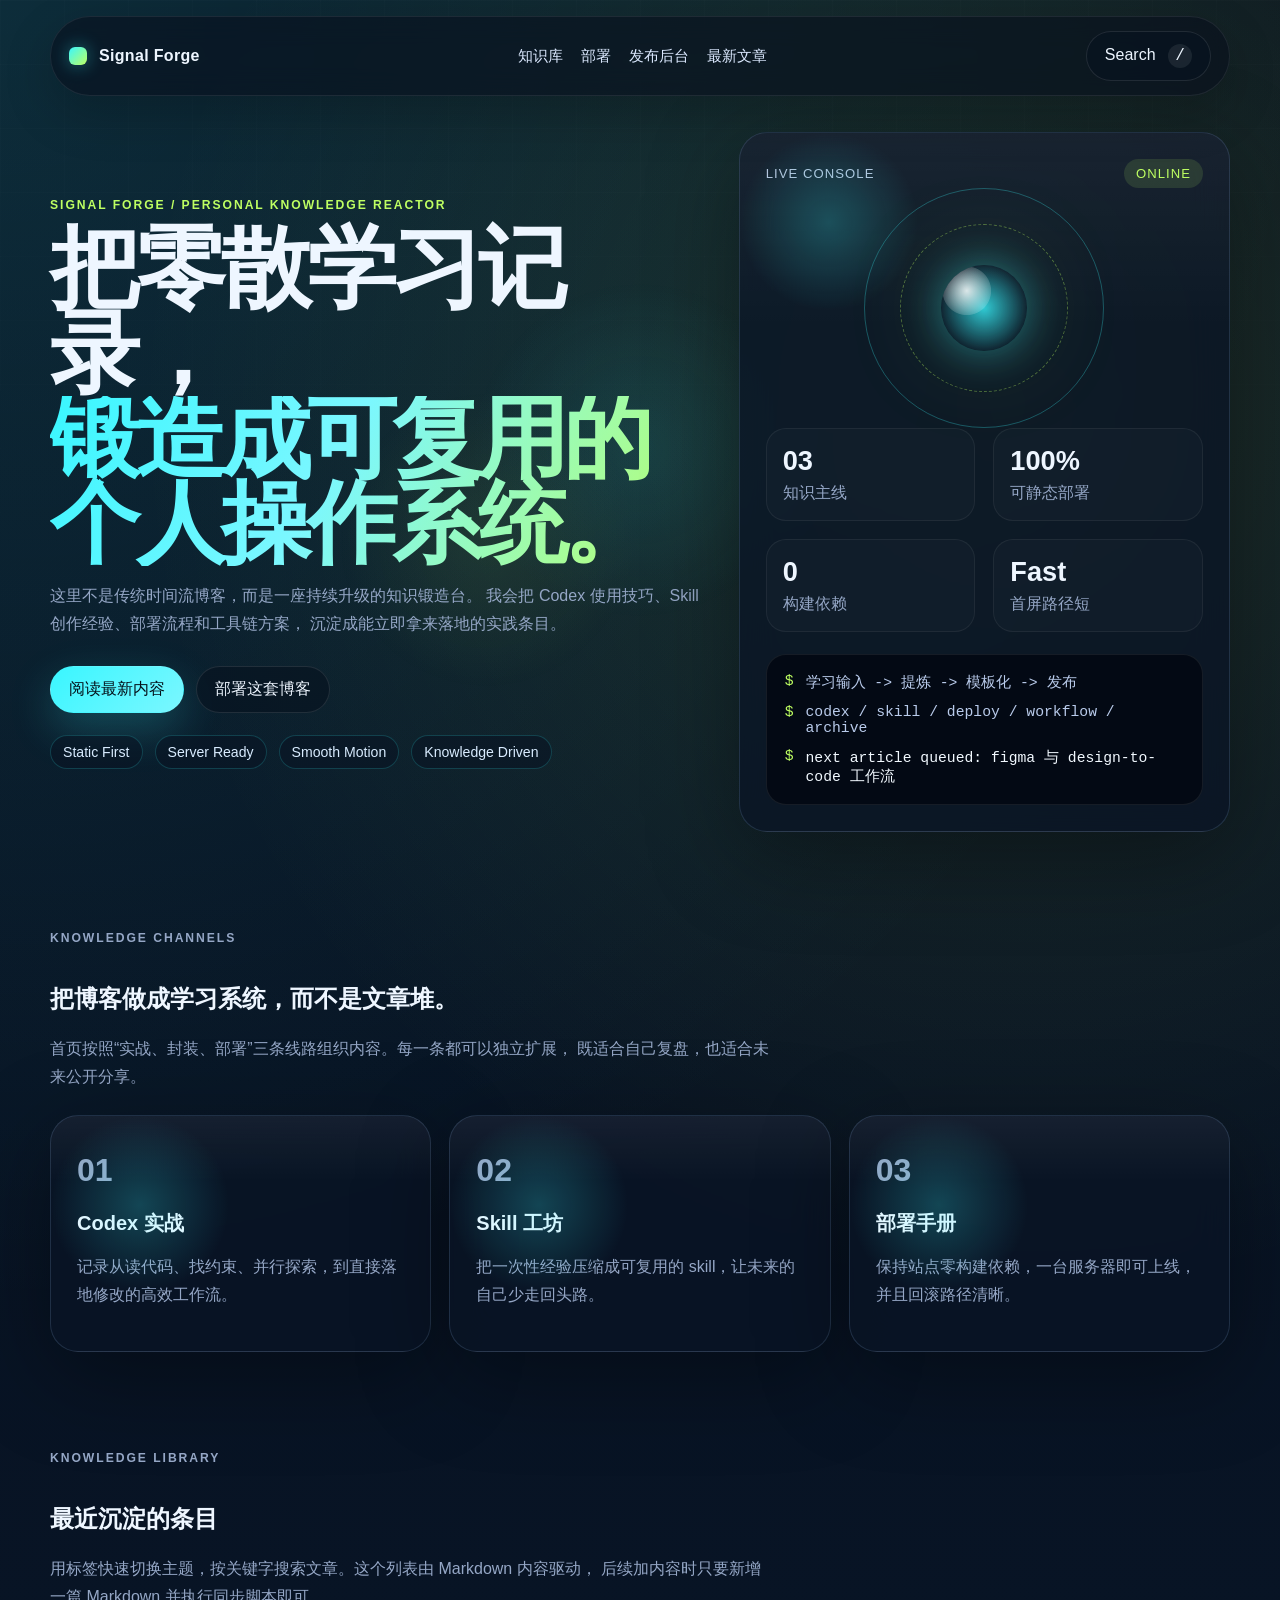
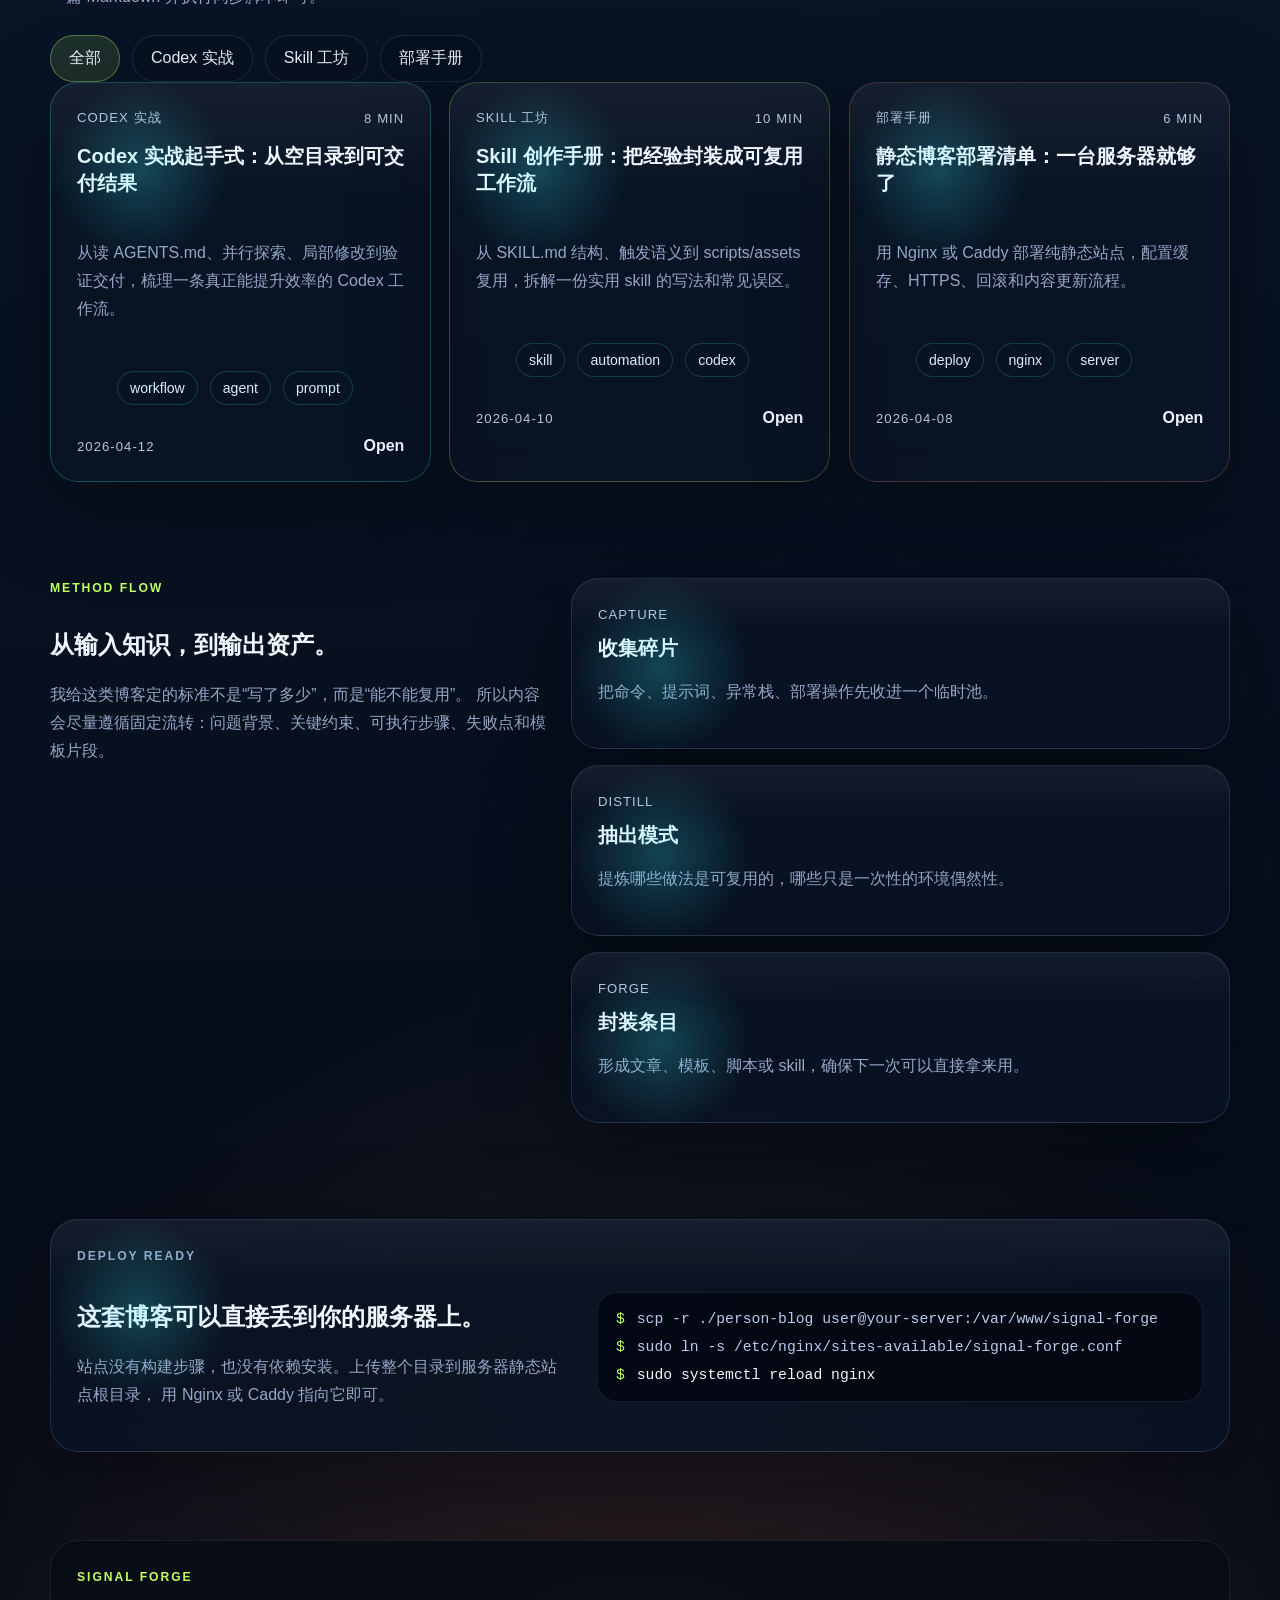
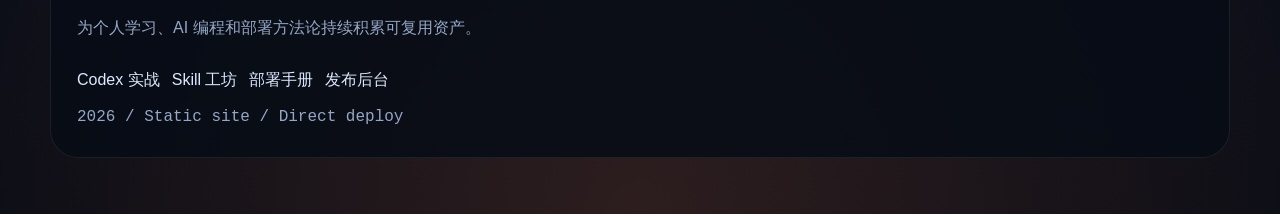
<file: index.html>
<!doctype html>
<html lang="zh-CN">
  <head>
    <meta charset="UTF-8" />
    <meta name="viewport" content="width=device-width, initial-scale=1.0" />
    <title>Signal Forge | 个人知识博客</title>
    <meta
      name="description"
      content="一座面向 Codex 实战、Skill 创作和部署方法论的个人知识博客，记录可复用的学习成果。"
    />
    <link rel="icon" href="./assets/favicon.svg" type="image/svg+xml" />
    <link rel="stylesheet" href="./assets/styles.css" />
    <script src="./assets/app.js" defer></script>
  </head>
  <body data-page="home" data-root="./">
    <div class="progress-line" data-progress></div>
    <div class="cursor-spotlight" aria-hidden="true"></div>
    <div class="backdrop-grid" aria-hidden="true"></div>
    <div data-site-nav></div>

    <main>
      <section class="section hero">
        <div class="shell hero-grid">
          <div class="hero-copy" data-reveal>
            <p class="eyebrow">Signal Forge / Personal Knowledge Reactor</p>
            <h1 class="display">
              把零散学习记录，
              <span>锻造成可复用的个人操作系统。</span>
            </h1>
            <p class="lead">
              这里不是传统时间流博客，而是一座持续升级的知识锻造台。
              我会把 Codex 使用技巧、Skill 创作经验、部署流程和工具链方案，
              沉淀成能立即拿来落地的实践条目。
            </p>
            <div class="hero-actions">
              <a class="button button-primary" href="#library">阅读最新内容</a>
              <a class="button button-secondary" href="#deploy">部署这套博客</a>
            </div>
            <div class="hero-badges">
              <span>Static First</span>
              <span>Server Ready</span>
              <span>Smooth Motion</span>
              <span>Knowledge Driven</span>
            </div>
          </div>

          <div class="hero-panel panel-card" data-reveal data-tilt>
            <div class="panel-head">
              <span class="panel-label">Live Console</span>
              <span class="panel-status">Online</span>
            </div>
            <div class="orbit-stack" aria-hidden="true">
              <span class="orbit-ring orbit-ring-a"></span>
              <span class="orbit-ring orbit-ring-b"></span>
              <span class="orbit-core"></span>
            </div>
            <div class="metric-grid">
              <article>
                <strong>03</strong>
                <span>知识主线</span>
              </article>
              <article>
                <strong>100%</strong>
                <span>可静态部署</span>
              </article>
              <article>
                <strong>0</strong>
                <span>构建依赖</span>
              </article>
              <article>
                <strong>Fast</strong>
                <span>首屏路径短</span>
              </article>
            </div>
            <div class="terminal-window">
              <div class="terminal-line">
                <span class="terminal-prompt">$</span>
                <span>学习输入 -> 提炼 -> 模板化 -> 发布</span>
              </div>
              <div class="terminal-line">
                <span class="terminal-prompt">$</span>
                <span>codex / skill / deploy / workflow / archive</span>
              </div>
              <div class="terminal-line active">
                <span class="terminal-prompt">$</span>
                <span>next article queued: figma 与 design-to-code 工作流</span>
              </div>
            </div>
          </div>
        </div>
      </section>

      <section class="section">
        <div class="shell">
          <div class="section-head" data-reveal>
            <p class="section-kicker">Knowledge Channels</p>
            <h2>把博客做成学习系统，而不是文章堆。</h2>
            <p>
              首页按照“实战、封装、部署”三条线路组织内容。每一条都可以独立扩展，
              既适合自己复盘，也适合未来公开分享。
            </p>
          </div>

          <div class="feature-grid">
            <article class="feature-card panel-card" data-reveal data-tilt>
              <p class="feature-index">01</p>
              <h3>Codex 实战</h3>
              <p>
                记录从读代码、找约束、并行探索，到直接落地修改的高效工作流。
              </p>
            </article>
            <article class="feature-card panel-card" data-reveal data-tilt>
              <p class="feature-index">02</p>
              <h3>Skill 工坊</h3>
              <p>
                把一次性经验压缩成可复用的 skill，让未来的自己少走回头路。
              </p>
            </article>
            <article class="feature-card panel-card" data-reveal data-tilt>
              <p class="feature-index">03</p>
              <h3>部署手册</h3>
              <p>
                保持站点零构建依赖，一台服务器即可上线，并且回滚路径清晰。
              </p>
            </article>
          </div>
        </div>
      </section>

      <section class="section" id="library">
        <div class="shell">
          <div class="section-head" data-reveal>
            <p class="section-kicker">Knowledge Library</p>
            <h2>最近沉淀的条目</h2>
            <p>
              用标签快速切换主题，按关键字搜索文章。这个列表由 Markdown 内容驱动，
              后续加内容时只要新增一篇 Markdown 并执行同步脚本即可。
            </p>
          </div>
          <div class="chip-row" data-filter-chips data-reveal></div>
          <div class="post-grid" id="post-grid"></div>
        </div>
      </section>

      <section class="section">
        <div class="shell split-layout">
          <div data-reveal>
            <p class="section-kicker">Method Flow</p>
            <h2>从输入知识，到输出资产。</h2>
            <p class="section-text">
              我给这类博客定的标准不是“写了多少”，而是“能不能复用”。
              所以内容会尽量遵循固定流转：问题背景、关键约束、可执行步骤、失败点和模板片段。
            </p>
          </div>
          <div class="timeline" data-reveal>
            <article class="timeline-item panel-card">
              <span>Capture</span>
              <h3>收集碎片</h3>
              <p>把命令、提示词、异常栈、部署操作先收进一个临时池。</p>
            </article>
            <article class="timeline-item panel-card">
              <span>Distill</span>
              <h3>抽出模式</h3>
              <p>提炼哪些做法是可复用的，哪些只是一次性的环境偶然性。</p>
            </article>
            <article class="timeline-item panel-card">
              <span>Forge</span>
              <h3>封装条目</h3>
              <p>形成文章、模板、脚本或 skill，确保下一次可以直接拿来用。</p>
            </article>
          </div>
        </div>
      </section>

      <section class="section" id="deploy">
        <div class="shell">
          <div class="deploy-card panel-card" data-reveal>
            <div>
              <p class="section-kicker">Deploy Ready</p>
              <h2>这套博客可以直接丢到你的服务器上。</h2>
              <p>
                站点没有构建步骤，也没有依赖安装。上传整个目录到服务器静态站点根目录，
                用 Nginx 或 Caddy 指向它即可。
              </p>
            </div>
            <div class="terminal-window">
              <div class="terminal-line">
                <span class="terminal-prompt">$</span>
                <span>scp -r ./person-blog user@your-server:/var/www/signal-forge</span>
              </div>
              <div class="terminal-line">
                <span class="terminal-prompt">$</span>
                <span>sudo ln -s /etc/nginx/sites-available/signal-forge.conf</span>
              </div>
              <div class="terminal-line active">
                <span class="terminal-prompt">$</span>
                <span>sudo systemctl reload nginx</span>
              </div>
            </div>
          </div>
        </div>
      </section>
    </main>

    <div data-site-footer></div>
  </body>
</html>
</file>
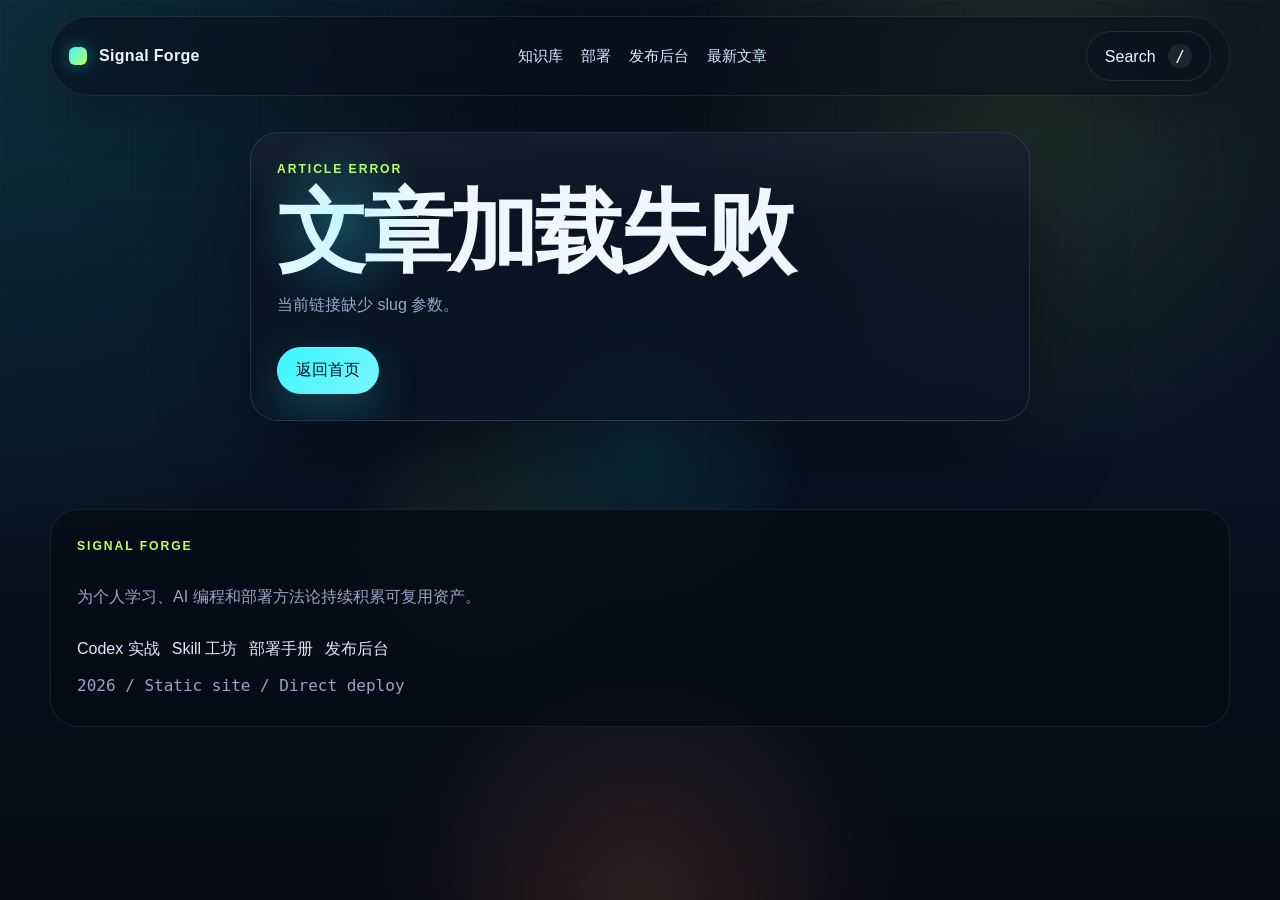
<file: post.html>
<!doctype html>
<html lang="zh-CN">
  <head>
    <meta charset="UTF-8" />
    <meta name="viewport" content="width=device-width, initial-scale=1.0" />
    <title>文章加载中 | Signal Forge</title>
    <meta
      name="description"
      content="Signal Forge 的 Markdown 驱动文章页。"
    />
    <link rel="icon" href="./assets/favicon.svg" type="image/svg+xml" />
    <link rel="stylesheet" href="./assets/styles.css" />
    <script src="./assets/app.js" defer></script>
  </head>
  <body data-page="article" data-root="./">
    <div class="progress-line" data-progress></div>
    <div class="cursor-spotlight" aria-hidden="true"></div>
    <div class="backdrop-grid" aria-hidden="true"></div>
    <div data-site-nav></div>

    <main class="section article-page">
      <div class="shell" data-article-root>
        <section class="panel-card article-state" data-reveal>
          <p class="eyebrow">Markdown Loader</p>
          <h1 class="article-title">文章内容加载中</h1>
          <p class="article-intro">
            正在从 Markdown 内容源读取正文并生成页面。
          </p>
        </section>
      </div>
    </main>

    <div data-site-footer></div>
  </body>
</html>
</file>
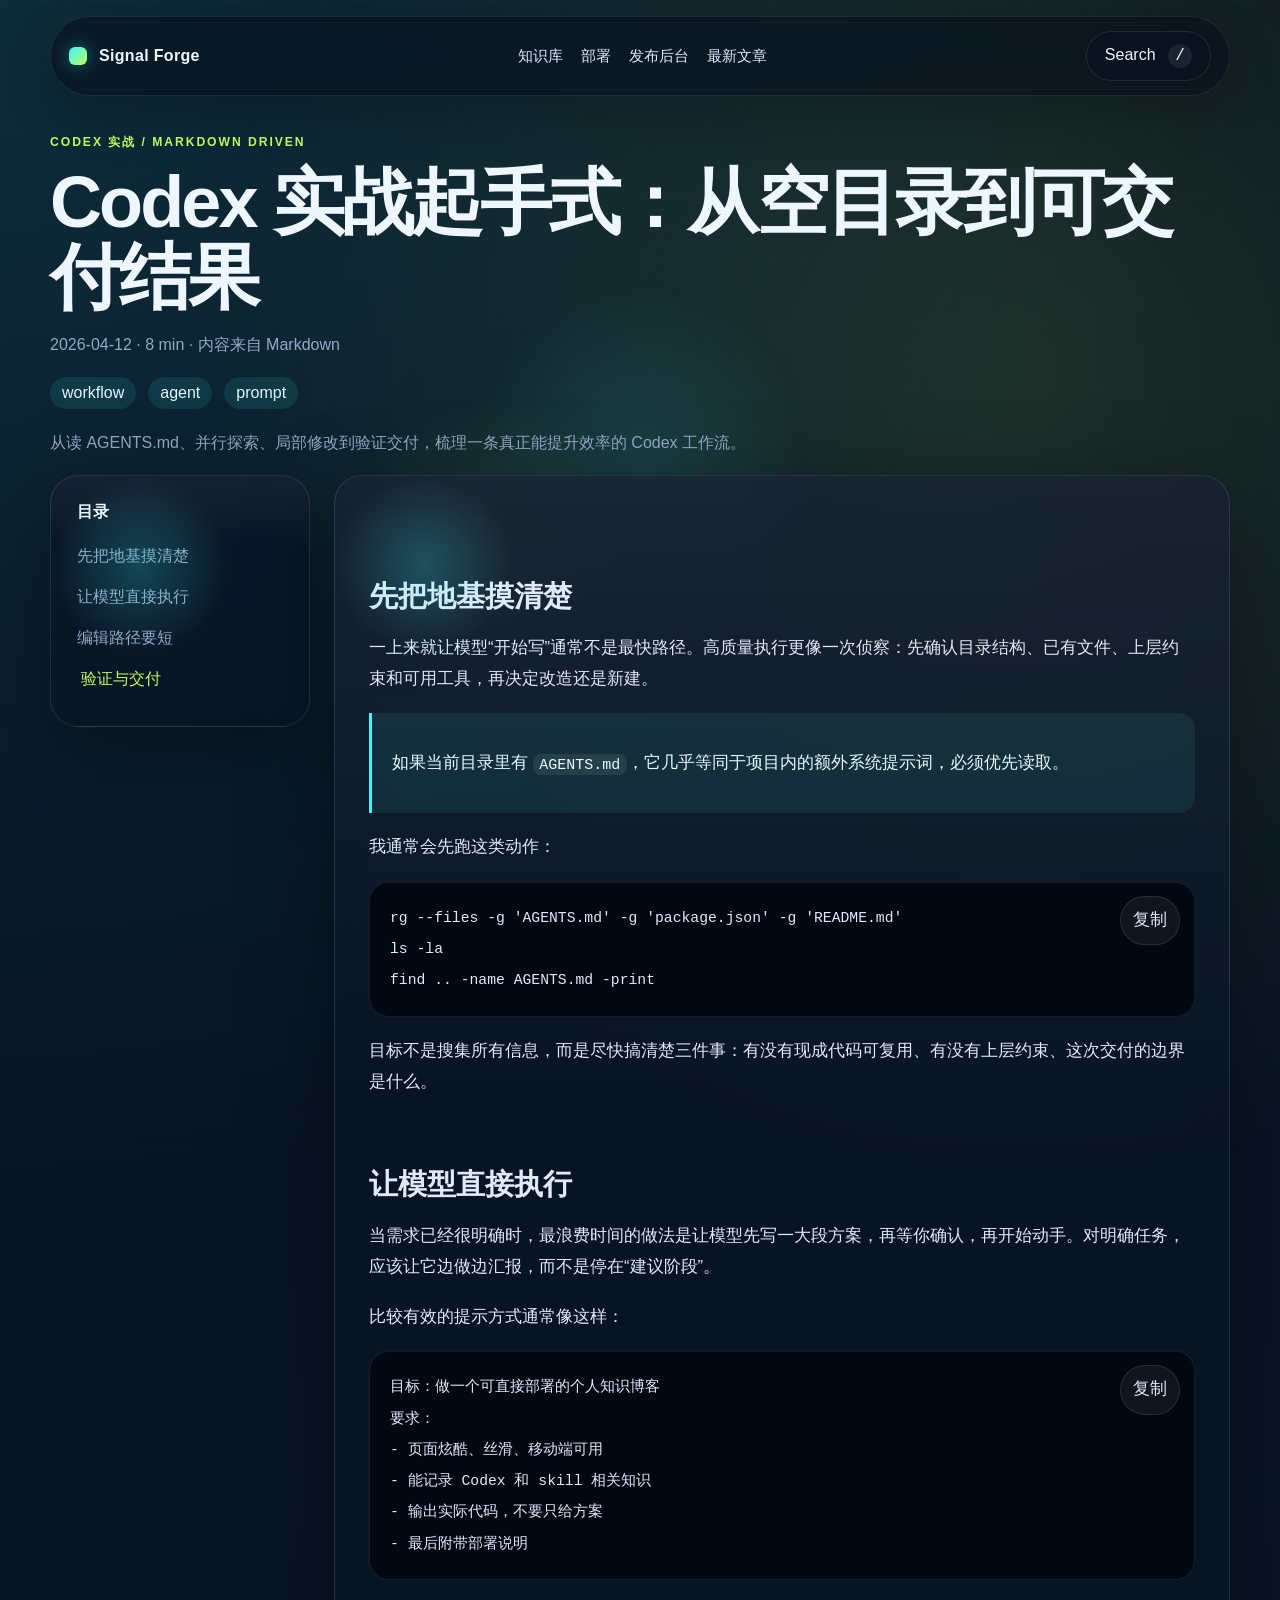
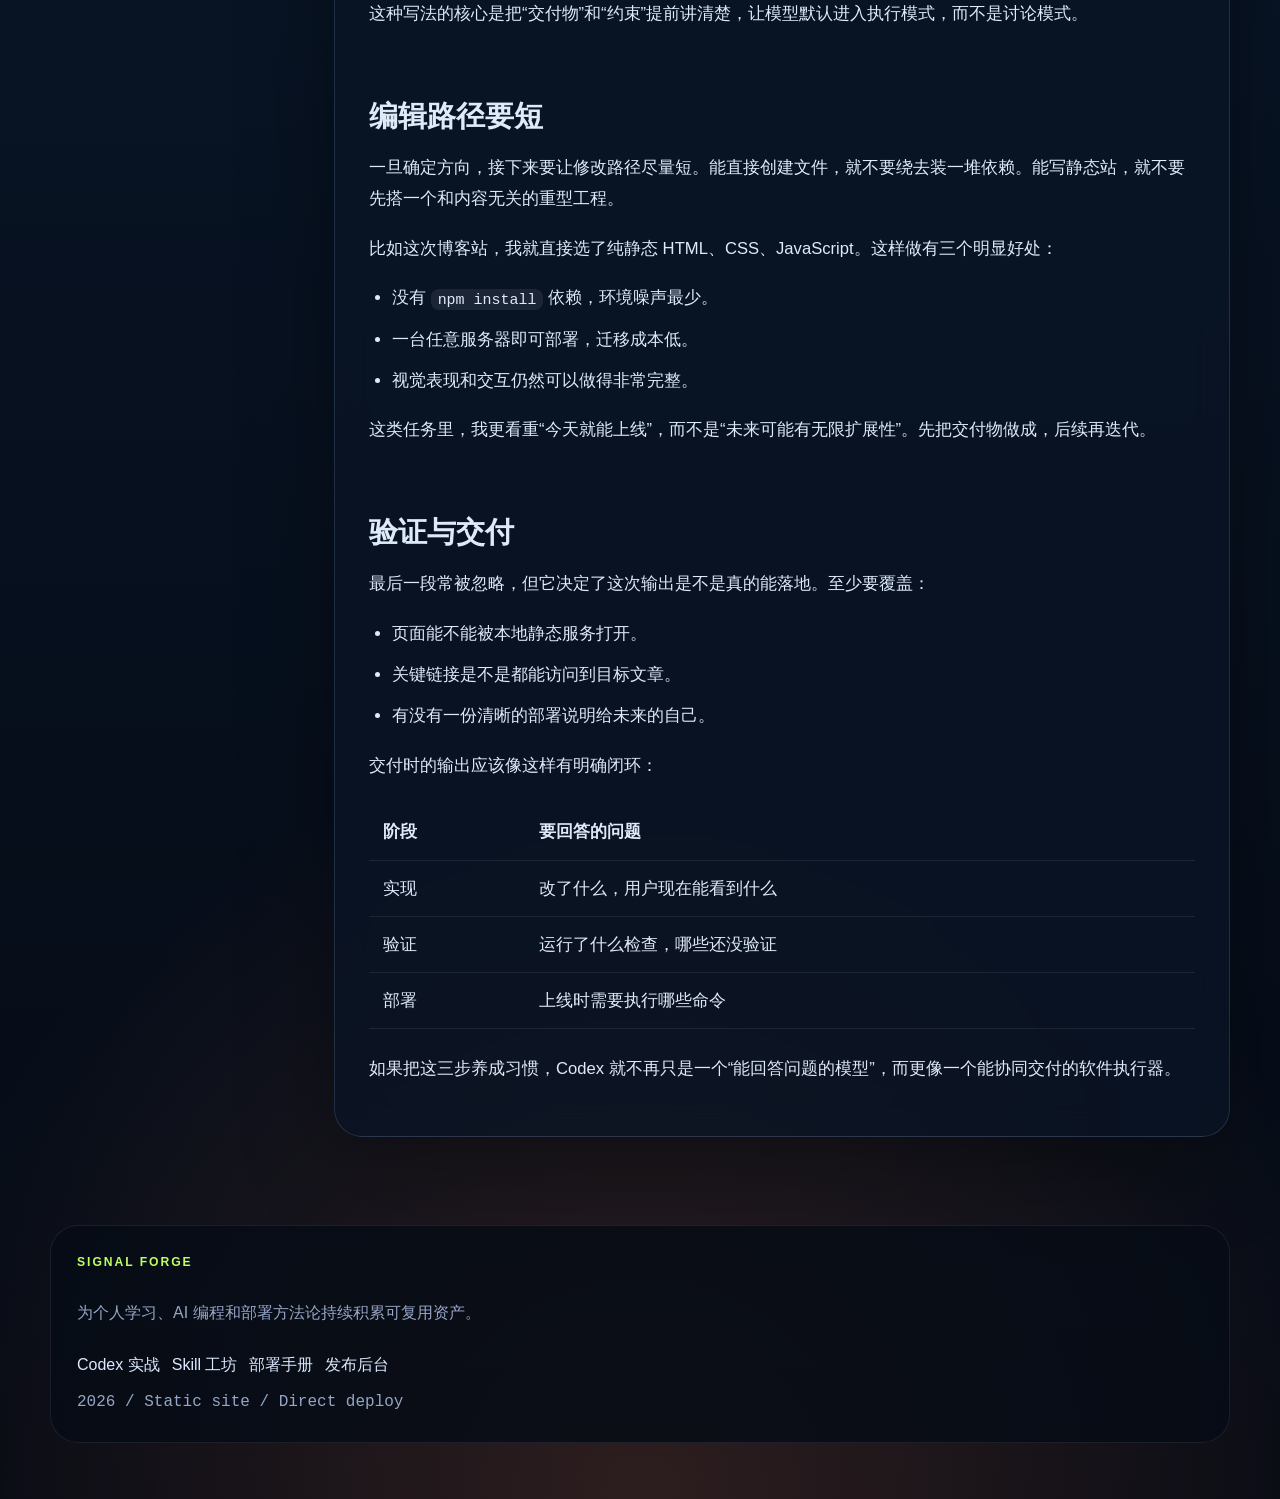
<file: posts/codex-quickstart.html>
<!doctype html>
<html lang="zh-CN">
  <head>
    <meta charset="UTF-8" />
    <meta http-equiv="refresh" content="0; url=../post.html?slug=codex-quickstart" />
    <title>跳转中 | Signal Forge</title>
    <script>
      window.location.replace("../post.html?slug=codex-quickstart");
    </script>
  </head>
  <body></body>
</html>
</file>
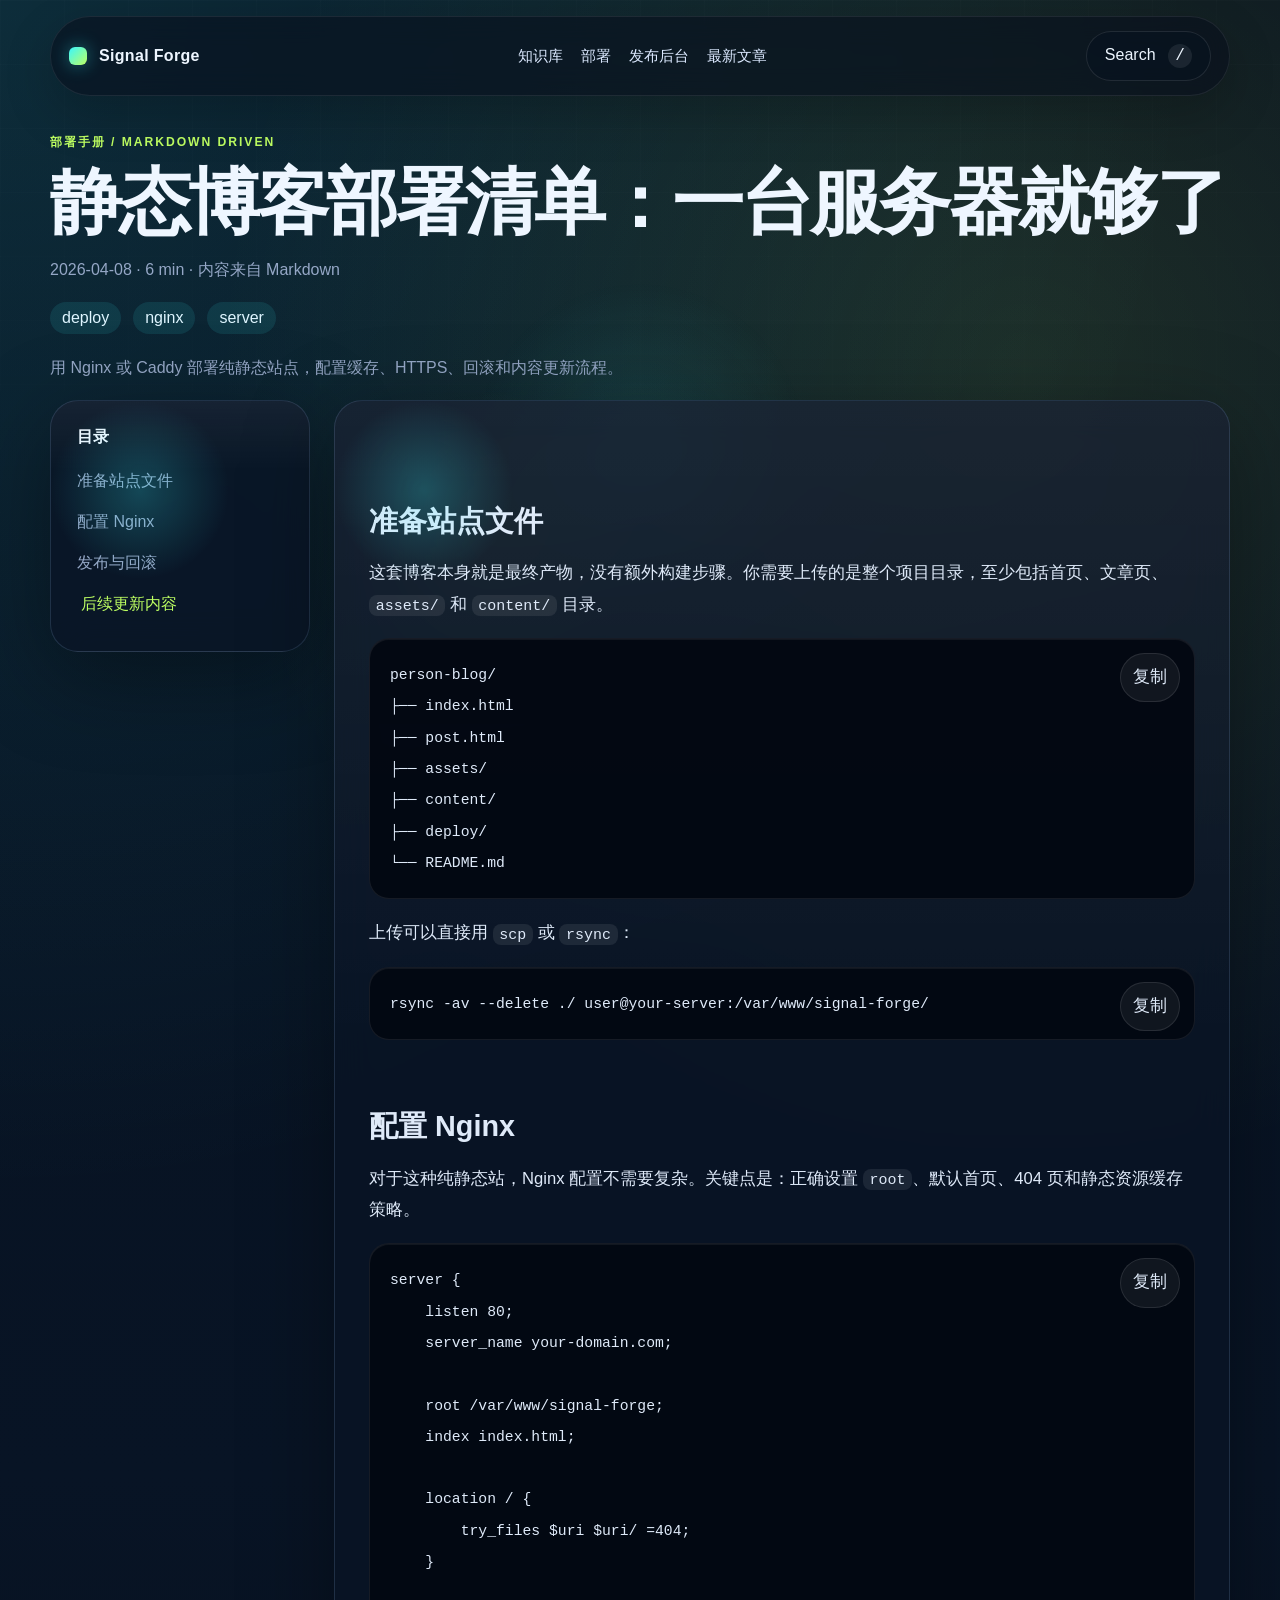
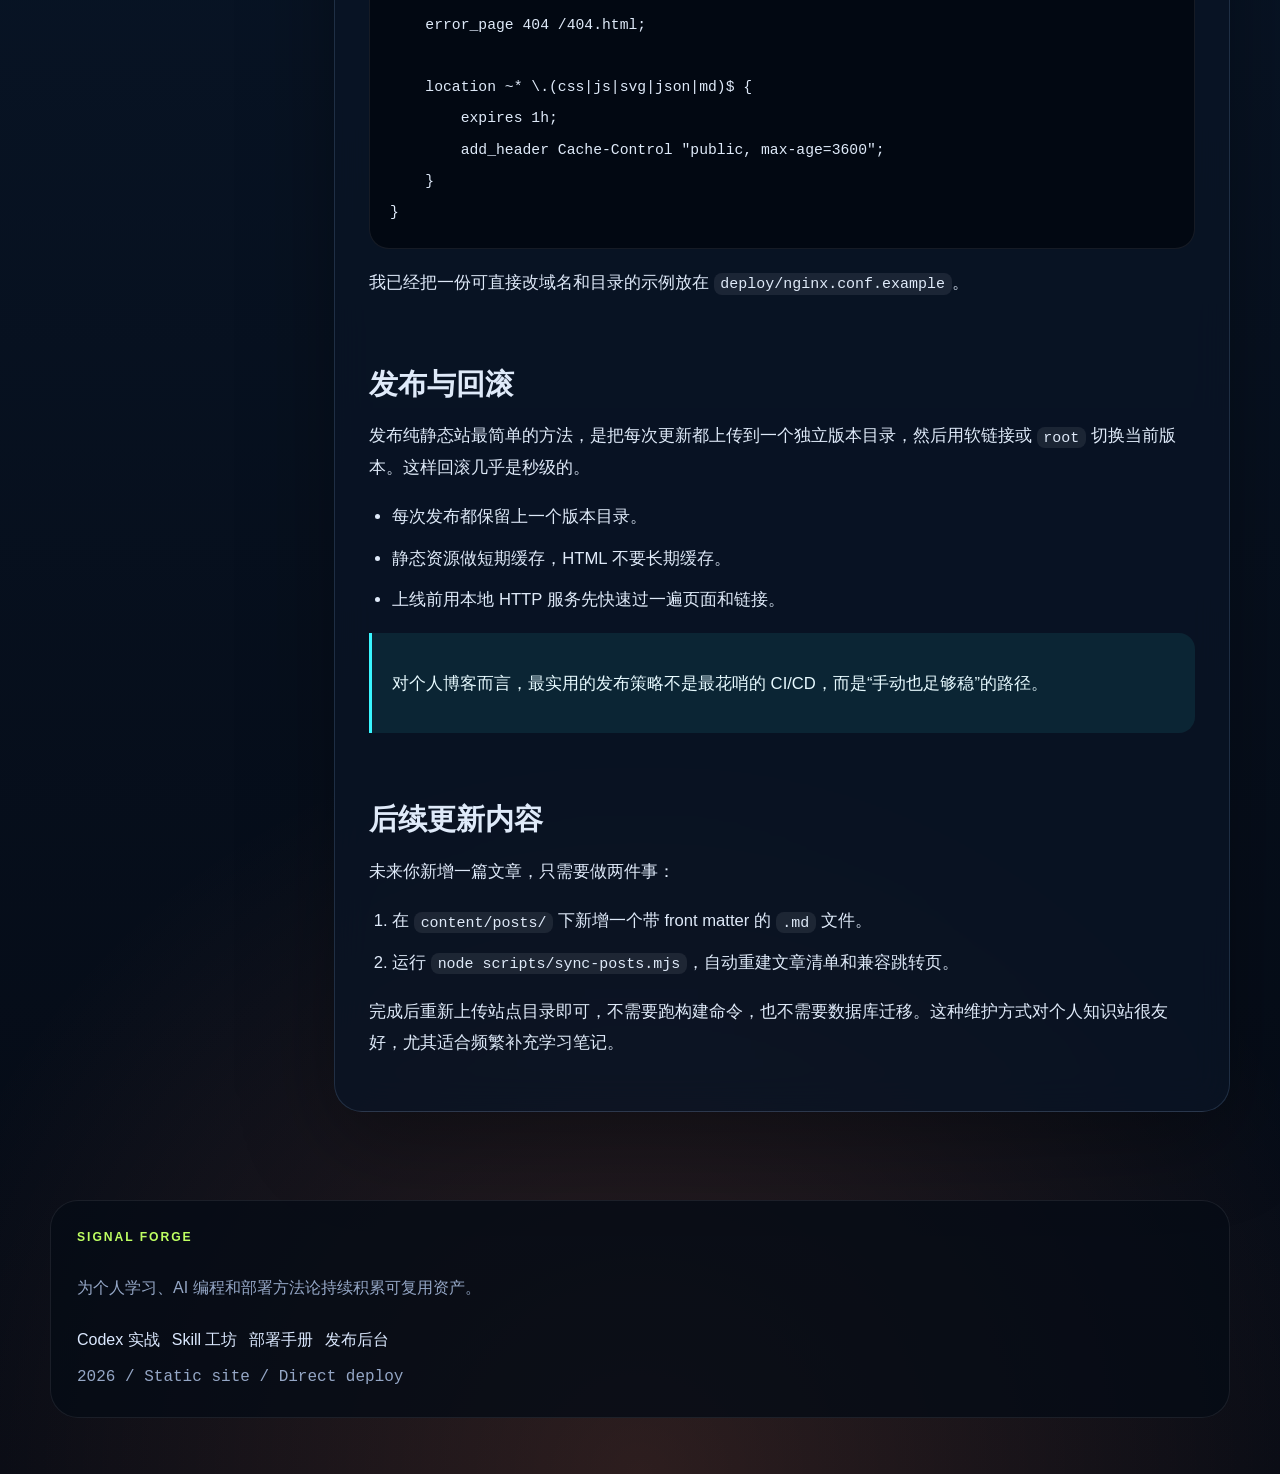
<file: posts/deploy-playbook.html>
<!doctype html>
<html lang="zh-CN">
  <head>
    <meta charset="UTF-8" />
    <meta http-equiv="refresh" content="0; url=../post.html?slug=deploy-playbook" />
    <title>跳转中 | Signal Forge</title>
    <script>
      window.location.replace("../post.html?slug=deploy-playbook");
    </script>
  </head>
  <body></body>
</html>
</file>
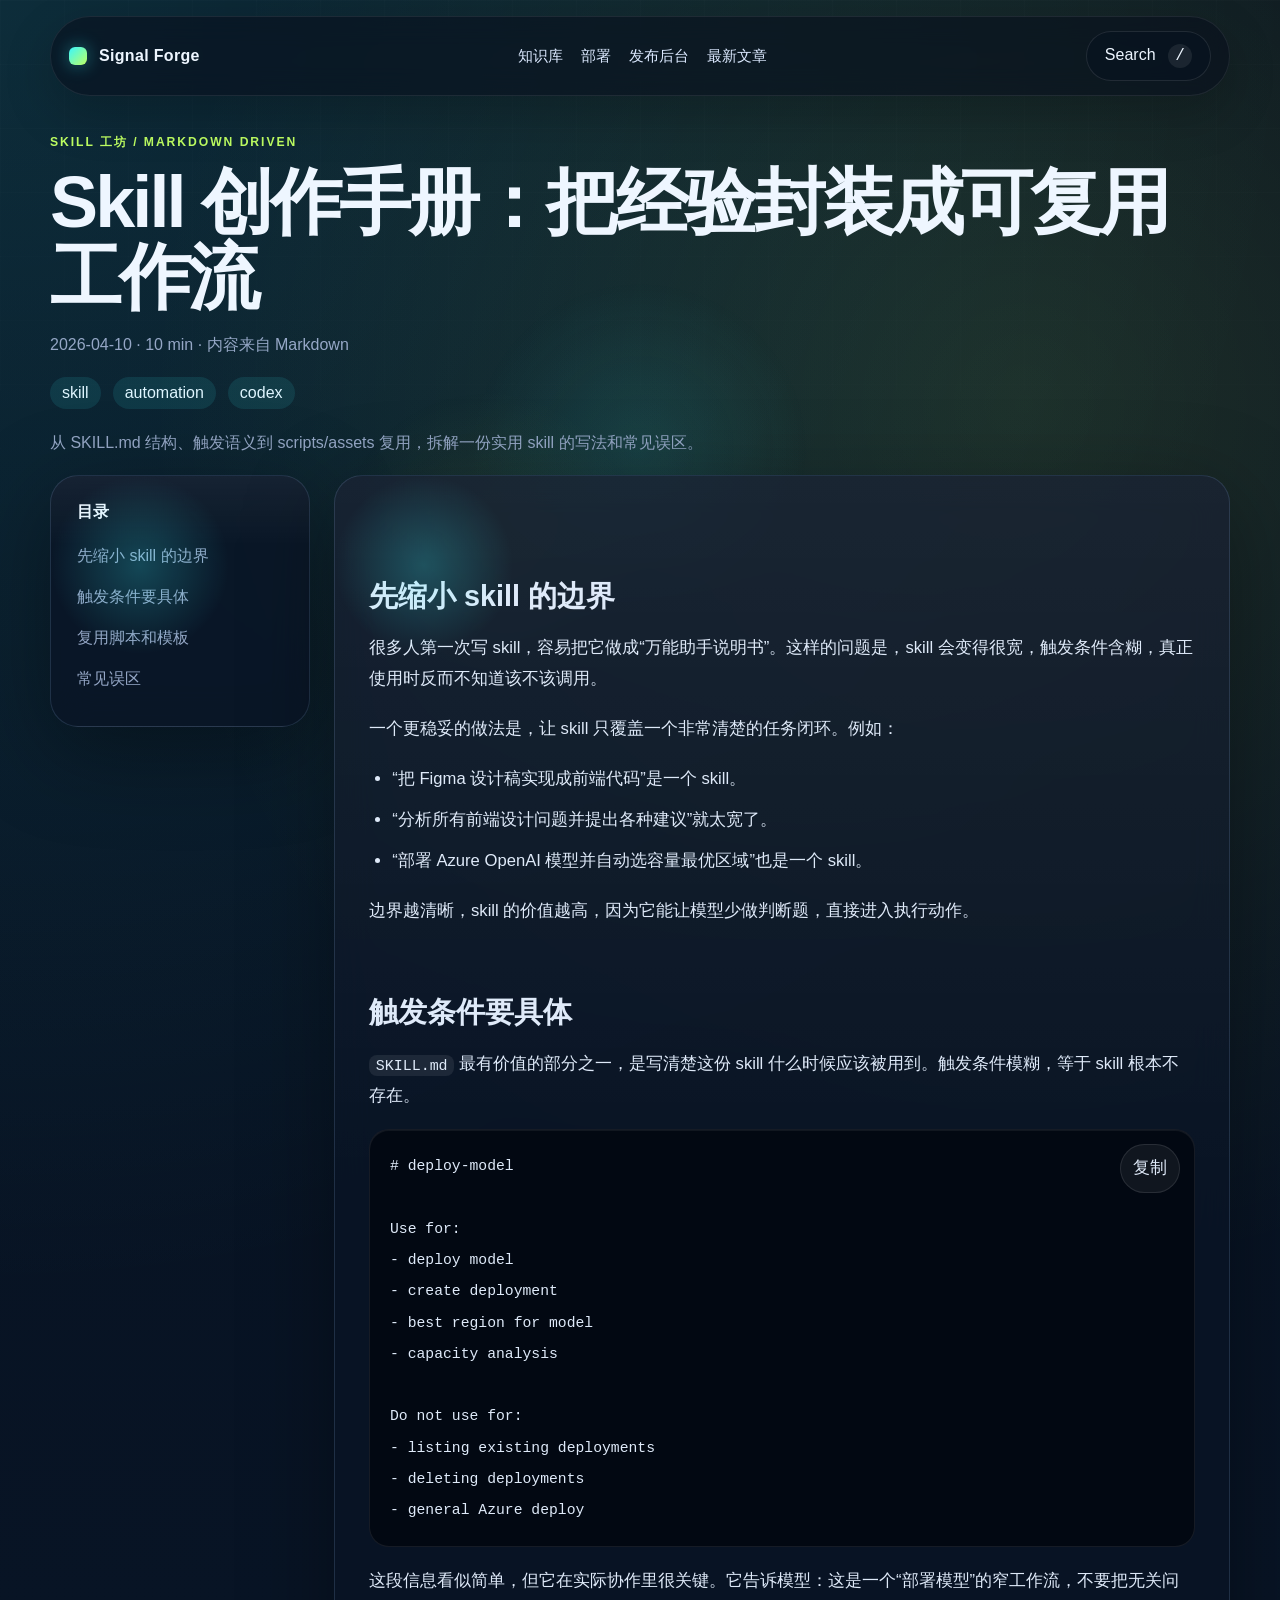
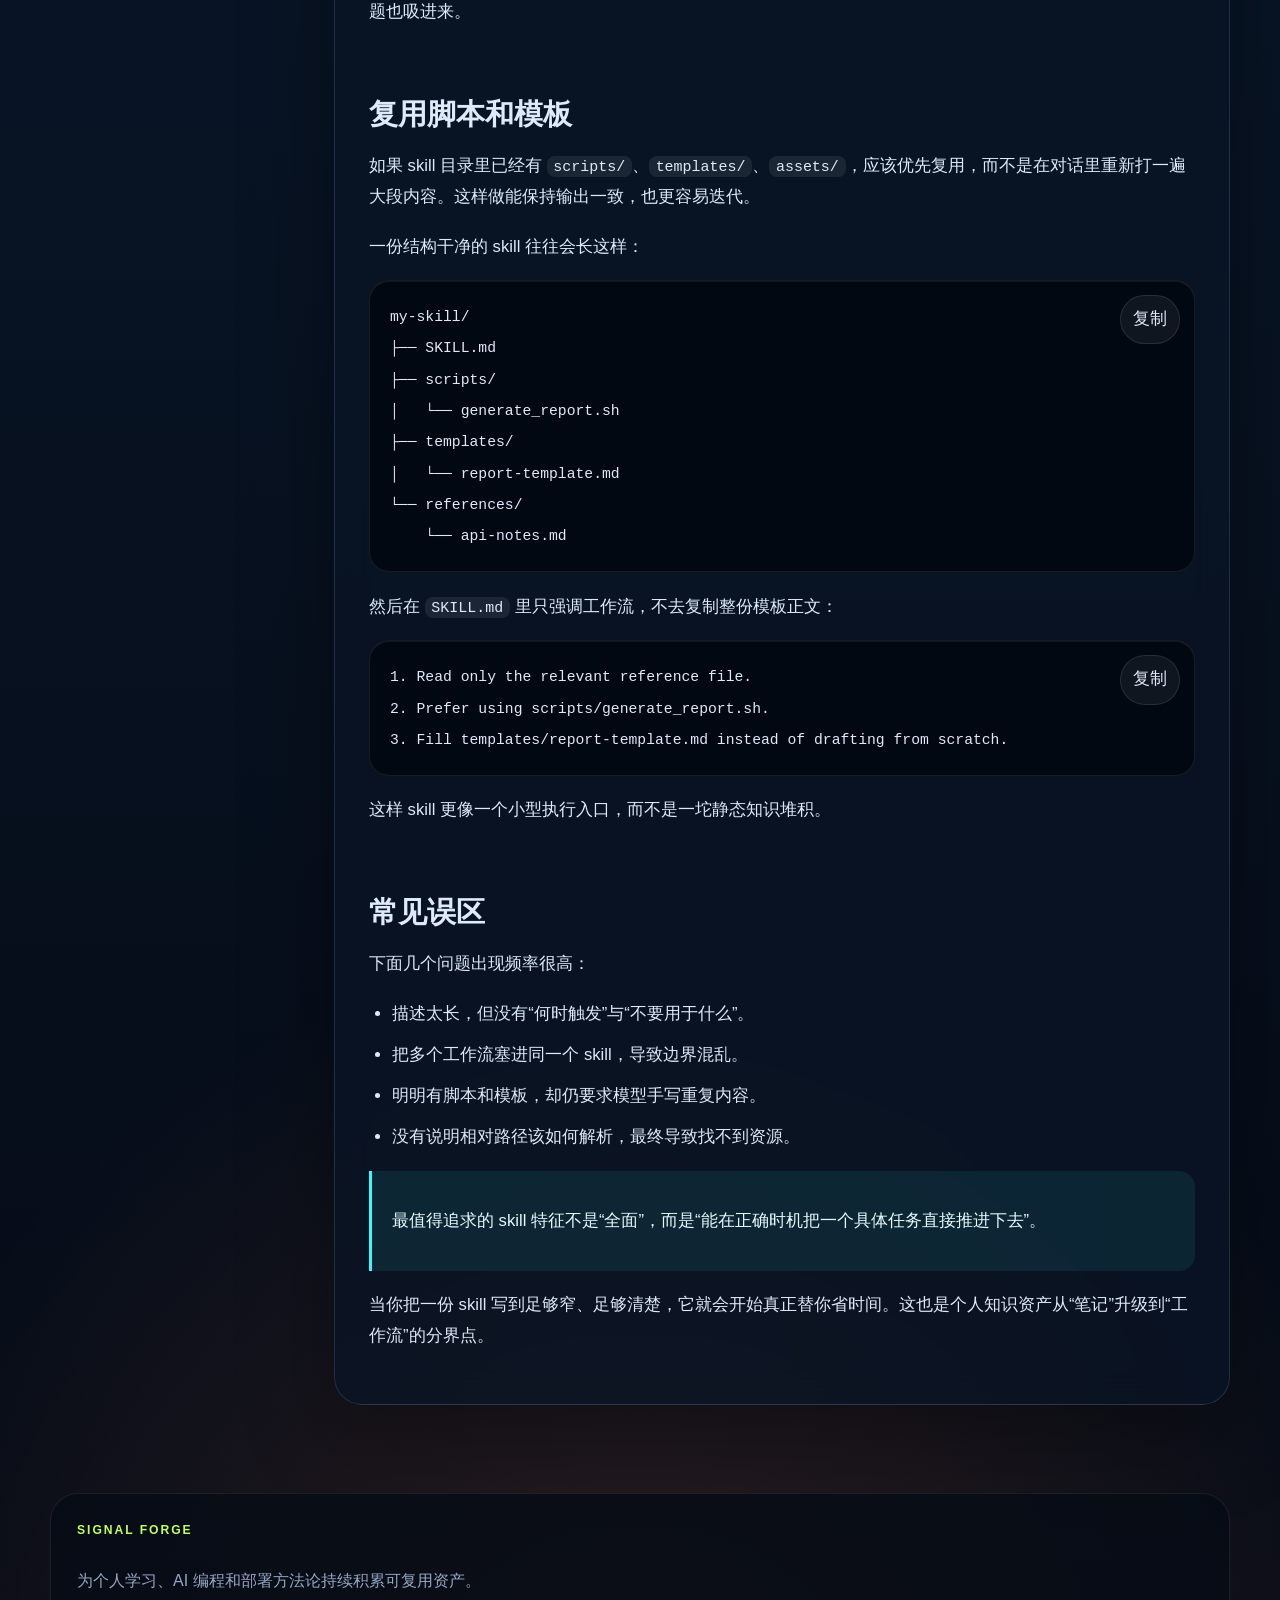
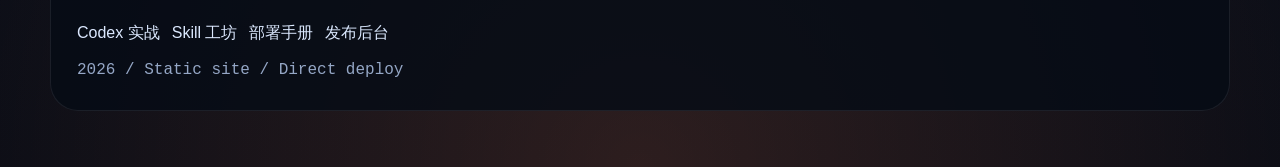
<file: posts/skill-authoring.html>
<!doctype html>
<html lang="zh-CN">
  <head>
    <meta charset="UTF-8" />
    <meta http-equiv="refresh" content="0; url=../post.html?slug=skill-authoring" />
    <title>跳转中 | Signal Forge</title>
    <script>
      window.location.replace("../post.html?slug=skill-authoring");
    </script>
  </head>
  <body></body>
</html>
</file>
<file: assets/styles.css>
:root {
  --bg: #07111f;
  --bg-soft: #0d1830;
  --panel: rgba(10, 20, 38, 0.76);
  --panel-strong: rgba(10, 20, 38, 0.96);
  --line: rgba(114, 147, 188, 0.22);
  --text: #eef6ff;
  --muted: #95a7c6;
  --cyan: #39f6ff;
  --lime: #beff62;
  --orange: #ff8455;
  --rose: #ff6f8a;
  --shadow: 0 24px 90px rgba(0, 0, 0, 0.35);
  --radius-lg: 28px;
  --radius-md: 20px;
  --radius-sm: 14px;
  --content-width: min(1180px, calc(100vw - 32px));
  --mono: "IBM Plex Mono", "SFMono-Regular", "Consolas", monospace;
  --sans: "Sora", "Avenir Next", "PingFang SC", "Microsoft YaHei", sans-serif;
  --pointer-x: 50vw;
  --pointer-y: 50vh;
}

*,
*::before,
*::after {
  box-sizing: border-box;
}

html {
  scroll-behavior: smooth;
}

body {
  margin: 0;
  min-height: 100vh;
  color: var(--text);
  font-family: var(--sans);
  background:
    radial-gradient(circle at top left, rgba(57, 246, 255, 0.12), transparent 36%),
    radial-gradient(circle at 80% 12%, rgba(190, 255, 98, 0.12), transparent 28%),
    radial-gradient(circle at 50% 100%, rgba(255, 132, 85, 0.16), transparent 24%),
    linear-gradient(180deg, #07111f 0%, #081425 48%, #050a14 100%);
  overflow-x: hidden;
}

body.search-open {
  overflow: hidden;
}

a {
  color: inherit;
  text-decoration: none;
}

button,
input {
  font: inherit;
}

button {
  cursor: pointer;
  color: inherit;
}

img {
  max-width: 100%;
  display: block;
}

main,
footer,
header {
  position: relative;
  z-index: 2;
}

.shell {
  width: var(--content-width);
  margin: 0 auto;
}

.progress-line {
  position: fixed;
  inset: 0 auto auto 0;
  z-index: 80;
  width: 100%;
  height: 3px;
  transform: scaleX(0);
  transform-origin: left center;
  background: linear-gradient(90deg, var(--cyan), var(--lime), var(--orange));
  box-shadow: 0 0 32px rgba(57, 246, 255, 0.45);
}

.cursor-spotlight {
  position: fixed;
  inset: 0;
  z-index: 0;
  pointer-events: none;
  background:
    radial-gradient(circle 260px at var(--pointer-x) var(--pointer-y), rgba(57, 246, 255, 0.1), transparent 65%),
    radial-gradient(circle 220px at calc(var(--pointer-x) - 12vw) calc(var(--pointer-y) + 10vh), rgba(190, 255, 98, 0.08), transparent 68%);
}

.backdrop-grid {
  position: fixed;
  inset: 0;
  z-index: 0;
  pointer-events: none;
  opacity: 0.45;
  background-image:
    linear-gradient(rgba(255, 255, 255, 0.04) 1px, transparent 1px),
    linear-gradient(90deg, rgba(255, 255, 255, 0.04) 1px, transparent 1px);
  background-size: 64px 64px;
  mask-image: linear-gradient(180deg, rgba(0, 0, 0, 0.85), transparent 92%);
}

.section {
  padding: 48px 0;
}

.hero {
  padding-top: 132px;
}

.section-head {
  max-width: 720px;
  margin-bottom: 24px;
}

.section-kicker,
.eyebrow {
  display: inline-flex;
  align-items: center;
  gap: 8px;
  margin: 0 0 14px;
  color: var(--lime);
  font-size: 0.76rem;
  font-weight: 700;
  letter-spacing: 0.16em;
  text-transform: uppercase;
}

.display {
  margin: 0;
  font-size: clamp(2.8rem, 7vw, 6rem);
  line-height: 0.95;
  letter-spacing: -0.05em;
}

.display span {
  display: block;
  background: linear-gradient(120deg, var(--cyan), #7bf7ff 42%, var(--lime));
  -webkit-background-clip: text;
  background-clip: text;
  color: transparent;
}

.lead,
.section-head p,
.section-text,
.feature-card p,
.post-card p,
.timeline-item p,
.deploy-card p,
.footer-copy,
.footer-meta,
.search-empty,
.article-meta,
.article-intro {
  color: var(--muted);
  line-height: 1.75;
}

.hero-grid,
.split-layout,
.article-layout {
  display: grid;
  gap: 24px;
}

.hero-grid {
  grid-template-columns: minmax(0, 1.15fr) minmax(340px, 0.85fr);
  align-items: center;
}

.hero-actions,
.hero-badges,
.chip-row,
.tag-list,
.article-tags,
.footer-links,
.nav-actions {
  display: flex;
  flex-wrap: wrap;
  gap: 12px;
}

.hero-actions {
  margin-top: 28px;
}

.hero-badges {
  margin-top: 22px;
}

.hero-badges span,
.tag-list li {
  list-style: none;
  border: 1px solid rgba(57, 246, 255, 0.18);
  border-radius: 999px;
  padding: 8px 12px;
  color: #d9ecff;
  background: rgba(9, 20, 36, 0.6);
  font-size: 0.88rem;
}

.button,
.chip,
.search-trigger {
  border: 1px solid transparent;
  border-radius: 999px;
  padding: 12px 18px;
  transition: transform 220ms ease, background-color 220ms ease, border-color 220ms ease;
}

.button:hover,
.chip:hover,
.search-trigger:hover,
.post-card:hover,
.feature-card:hover,
.timeline-item:hover,
.deploy-card:hover {
  transform: translateY(-4px);
}

.button-primary {
  background: linear-gradient(135deg, var(--cyan), #7bf7ff);
  color: #041019;
  box-shadow: 0 16px 44px rgba(57, 246, 255, 0.22);
}

.button-secondary,
.search-trigger,
.chip {
  border-color: rgba(255, 255, 255, 0.1);
  background: rgba(8, 18, 32, 0.62);
}

.button-secondary:hover,
.search-trigger:hover,
.chip.is-active {
  border-color: rgba(190, 255, 98, 0.36);
  background: rgba(190, 255, 98, 0.12);
}

.panel-card {
  position: relative;
  overflow: hidden;
  padding: 26px;
  border: 1px solid var(--line);
  border-radius: var(--radius-lg);
  background:
    linear-gradient(180deg, rgba(255, 255, 255, 0.05), transparent 28%),
    var(--panel);
  box-shadow: var(--shadow);
  backdrop-filter: blur(18px);
  transform:
    perspective(1200px)
    rotateX(var(--tilt-x, 0deg))
    rotateY(var(--tilt-y, 0deg));
  transition: transform 260ms ease, border-color 260ms ease, background-color 260ms ease;
}

.panel-card::before {
  content: "";
  position: absolute;
  inset: -1px auto auto -1px;
  width: 180px;
  height: 180px;
  border-radius: 50%;
  background: radial-gradient(circle, rgba(57, 246, 255, 0.22), transparent 70%);
  pointer-events: none;
}

.site-header {
  position: fixed;
  inset: 16px 0 auto;
  z-index: 70;
}

.header-inner {
  display: flex;
  align-items: center;
  justify-content: space-between;
  gap: 20px;
  padding: 14px 18px;
  border: 1px solid rgba(255, 255, 255, 0.08);
  border-radius: 999px;
  background: rgba(7, 14, 28, 0.58);
  backdrop-filter: blur(14px);
  box-shadow: 0 18px 50px rgba(0, 0, 0, 0.2);
  transition: border-color 220ms ease, background-color 220ms ease, transform 220ms ease;
}

.site-header.is-scrolled .header-inner {
  border-color: rgba(57, 246, 255, 0.16);
  background: rgba(7, 14, 28, 0.84);
  transform: translateY(-2px);
}

.logo {
  display: inline-flex;
  align-items: center;
  gap: 12px;
  font-weight: 700;
  letter-spacing: 0.02em;
}

.logo-mark {
  width: 18px;
  height: 18px;
  border-radius: 6px;
  background: linear-gradient(135deg, var(--cyan), var(--lime));
  box-shadow: 0 0 18px rgba(57, 246, 255, 0.4);
}

.nav-links,
.mobile-nav {
  display: flex;
  align-items: center;
  gap: 18px;
}

.nav-links a,
.mobile-nav a {
  color: #dce9ff;
  font-size: 0.95rem;
}

.search-trigger span {
  display: inline-flex;
  align-items: center;
  justify-content: center;
  min-width: 24px;
  min-height: 24px;
  margin-left: 8px;
  border-radius: 999px;
  background: rgba(255, 255, 255, 0.08);
  font-family: var(--mono);
}

.mobile-toggle {
  display: none;
  width: 44px;
  height: 44px;
  padding: 0;
  border: 1px solid rgba(255, 255, 255, 0.1);
  border-radius: 50%;
  background: rgba(8, 18, 32, 0.62);
}

.mobile-toggle span {
  display: block;
  width: 18px;
  height: 2px;
  margin: 5px auto;
  background: #fff;
  transition: transform 220ms ease, opacity 220ms ease;
}

.mobile-toggle.is-open span:first-child {
  transform: translateY(7px) rotate(45deg);
}

.mobile-toggle.is-open span:last-child {
  transform: translateY(-7px) rotate(-45deg);
}

.mobile-nav {
  display: none;
  flex-direction: column;
  gap: 14px;
  margin-top: 12px;
  padding: 16px 18px;
  border: 1px solid rgba(255, 255, 255, 0.08);
  border-radius: 22px;
  background: rgba(7, 14, 28, 0.94);
}

.mobile-nav.is-open {
  display: flex;
}

.panel-head,
.post-card-top,
.post-card-bottom,
.search-head {
  display: flex;
  align-items: center;
  justify-content: space-between;
  gap: 12px;
}

.panel-label,
.panel-status,
.post-card-top span,
.post-card-bottom span,
.timeline-item span,
.search-item p {
  font-size: 0.82rem;
  letter-spacing: 0.08em;
  text-transform: uppercase;
  color: #b7c5dd;
}

.panel-status {
  padding: 7px 12px;
  border-radius: 999px;
  background: rgba(190, 255, 98, 0.12);
  color: var(--lime);
}

.orbit-stack {
  position: relative;
  display: grid;
  place-items: center;
  min-height: 240px;
}

.orbit-ring,
.orbit-core {
  position: absolute;
  border-radius: 50%;
}

.orbit-ring-a {
  width: 240px;
  height: 240px;
  border: 1px solid rgba(57, 246, 255, 0.28);
  animation: spin 14s linear infinite;
}

.orbit-ring-b {
  width: 168px;
  height: 168px;
  border: 1px dashed rgba(190, 255, 98, 0.35);
  animation: spinReverse 18s linear infinite;
}

.orbit-core {
  width: 86px;
  height: 86px;
  background:
    radial-gradient(circle at 30% 30%, rgba(255, 255, 255, 0.84), rgba(255, 255, 255, 0.18) 28%, transparent 29%),
    radial-gradient(circle, rgba(57, 246, 255, 0.8), rgba(57, 246, 255, 0.05) 70%);
  box-shadow:
    0 0 40px rgba(57, 246, 255, 0.42),
    0 0 110px rgba(190, 255, 98, 0.18);
}

.metric-grid,
.feature-grid,
.post-grid {
  display: grid;
  gap: 18px;
}

.metric-grid {
  grid-template-columns: repeat(2, minmax(0, 1fr));
}

.metric-grid article {
  padding: 16px;
  border-radius: var(--radius-md);
  border: 1px solid rgba(255, 255, 255, 0.06);
  background: rgba(255, 255, 255, 0.02);
}

.metric-grid strong {
  display: block;
  margin-bottom: 6px;
  font-size: 1.7rem;
}

.metric-grid span {
  color: var(--muted);
}

.terminal-window {
  margin-top: 22px;
  padding: 18px;
  border: 1px solid rgba(255, 255, 255, 0.08);
  border-radius: var(--radius-md);
  background: rgba(3, 8, 18, 0.86);
  font-family: var(--mono);
}

.terminal-line {
  display: flex;
  gap: 12px;
  margin: 0 0 12px;
  color: #b9cbeb;
  font-size: 0.92rem;
}

.terminal-line:last-child {
  margin-bottom: 0;
}

.terminal-line.active {
  color: #f2f9ff;
}

.terminal-prompt {
  color: var(--lime);
}

.feature-grid {
  grid-template-columns: repeat(3, minmax(0, 1fr));
}

.feature-card h3,
.timeline-item h3,
.post-card h3 {
  margin: 12px 0 10px;
  font-size: 1.25rem;
}

.feature-index {
  margin: 0;
  font-size: 2rem;
  font-weight: 800;
  color: rgba(255, 255, 255, 0.28);
}

.post-grid {
  grid-template-columns: repeat(3, minmax(0, 1fr));
}

.post-card {
  display: flex;
  flex-direction: column;
  gap: 16px;
  min-height: 100%;
}

.post-card h3 {
  margin-top: 0;
}

.post-card-bottom strong {
  color: var(--text);
}

.accent-cyan {
  border-color: rgba(57, 246, 255, 0.24);
}

.accent-lime {
  border-color: rgba(190, 255, 98, 0.24);
}

.accent-orange {
  border-color: rgba(255, 132, 85, 0.24);
}

.split-layout {
  grid-template-columns: minmax(0, 0.86fr) minmax(0, 1.14fr);
  align-items: start;
}

.timeline {
  display: grid;
  gap: 16px;
}

.deploy-card {
  display: grid;
  grid-template-columns: minmax(0, 0.9fr) minmax(0, 1.1fr);
  gap: 24px;
  align-items: center;
}

.site-footer {
  padding: 40px 0 56px;
}

.footer-inner {
  display: grid;
  gap: 12px;
  padding: 26px;
  border: 1px solid rgba(255, 255, 255, 0.08);
  border-radius: var(--radius-lg);
  background: rgba(6, 12, 22, 0.8);
}

.footer-links a {
  color: #dce9ff;
}

.footer-meta {
  margin: 0;
  font-family: var(--mono);
}

.admin-page .section-head {
  max-width: 860px;
}

.admin-grid {
  display: grid;
  gap: 24px;
}

.admin-panel {
  overflow: visible;
}

.admin-workspace {
  display: grid;
  gap: 20px;
  margin-top: 18px;
}

.admin-form {
  display: grid;
  gap: 16px;
}

.admin-form label,
.checkbox-row {
  display: grid;
  gap: 10px;
}

.admin-form label span,
.checkbox-row span {
  color: #d9ecff;
  font-size: 0.94rem;
}

.admin-form input,
.admin-form textarea,
.admin-form select {
  width: 100%;
  padding: 14px 16px;
  border: 1px solid rgba(255, 255, 255, 0.1);
  border-radius: 16px;
  color: var(--text);
  background: rgba(4, 9, 18, 0.82);
}

.admin-form textarea {
  resize: vertical;
}

.admin-form input:focus,
.admin-form textarea:focus,
.admin-form select:focus {
  outline: 1px solid rgba(57, 246, 255, 0.45);
  border-color: rgba(57, 246, 255, 0.45);
}

.form-grid {
  display: grid;
  gap: 16px;
}

.form-grid.two-columns {
  grid-template-columns: repeat(2, minmax(0, 1fr));
}

.form-grid.three-columns {
  grid-template-columns: repeat(3, minmax(0, 1fr));
}

.checkbox-row {
  align-content: start;
}

.checkbox-row input {
  width: 22px;
  height: 22px;
}

.admin-actions,
.admin-head-actions {
  display: flex;
  flex-wrap: wrap;
  gap: 12px;
  align-items: center;
}

.editor-textarea {
  min-height: 420px;
  font-family: var(--mono);
  line-height: 1.7;
}

.status-box {
  padding: 14px 16px;
  border: 1px solid rgba(255, 255, 255, 0.08);
  border-radius: 18px;
  line-height: 1.7;
  background: rgba(255, 255, 255, 0.03);
}

.status-box-info {
  border-color: rgba(57, 246, 255, 0.22);
  background: rgba(57, 246, 255, 0.08);
}

.status-box-success {
  border-color: rgba(190, 255, 98, 0.24);
  background: rgba(190, 255, 98, 0.1);
}

.status-box-warn {
  border-color: rgba(255, 132, 85, 0.24);
  background: rgba(255, 132, 85, 0.1);
}

.status-box-error {
  border-color: rgba(255, 111, 138, 0.24);
  background: rgba(255, 111, 138, 0.1);
}

.status-box a {
  color: var(--cyan);
}

.admin-source-list {
  display: grid;
  gap: 16px;
}

.source-card {
  padding: 22px;
}

.source-list {
  display: grid;
  gap: 12px;
  margin-top: 16px;
}

.source-item {
  display: grid;
  gap: 6px;
  padding: 14px 16px;
  border: 1px solid rgba(255, 255, 255, 0.08);
  border-radius: 16px;
  background: rgba(255, 255, 255, 0.03);
}

.source-item span {
  color: var(--muted);
  font-size: 0.9rem;
  word-break: break-all;
}

.search-overlay {
  position: fixed;
  inset: 0;
  z-index: 100;
}

.search-backdrop {
  position: absolute;
  inset: 0;
  width: 100%;
  border: 0;
  background: rgba(0, 0, 0, 0.5);
  backdrop-filter: blur(12px);
}

.search-panel {
  position: relative;
  width: min(760px, calc(100vw - 28px));
  margin: 12vh auto 0;
  z-index: 1;
}

.search-close {
  border: 0;
  background: transparent;
  color: #d9ecff;
}

.search-box {
  display: block;
  margin-top: 18px;
}

.search-box span {
  display: block;
  margin-bottom: 10px;
  color: var(--muted);
}

.search-box input {
  width: 100%;
  padding: 16px 18px;
  border: 1px solid rgba(255, 255, 255, 0.1);
  border-radius: 18px;
  color: var(--text);
  background: rgba(4, 9, 18, 0.8);
}

.search-results {
  display: grid;
  gap: 12px;
  margin-top: 18px;
}

.search-item {
  display: flex;
  align-items: center;
  justify-content: space-between;
  gap: 12px;
  padding: 18px;
  border: 1px solid rgba(255, 255, 255, 0.08);
  border-radius: 18px;
  background: rgba(255, 255, 255, 0.02);
}

.search-item strong {
  display: block;
  margin-top: 6px;
}

.not-found-page {
  padding-top: 160px;
  min-height: 78vh;
}

.not-found-card {
  max-width: 780px;
  margin: 0 auto;
}

.article-page {
  padding-top: 132px;
}

.article-hero {
  margin-bottom: 18px;
}

.article-title {
  margin: 0;
  font-size: clamp(2.4rem, 6vw, 4.5rem);
  line-height: 1.04;
  letter-spacing: -0.04em;
}

.article-layout {
  grid-template-columns: 260px minmax(0, 1fr);
  align-items: start;
}

.article-nav {
  position: sticky;
  top: 116px;
}

.article-nav h2 {
  margin-top: 0;
  font-size: 1rem;
}

.article-nav a {
  display: block;
  padding: 10px 0;
  color: var(--muted);
  transition: color 220ms ease, transform 220ms ease;
}

.article-nav a.is-active,
.article-nav a:hover {
  color: var(--lime);
  transform: translateX(4px);
}

.article-nav .toc-level-3 {
  padding-left: 14px;
  font-size: 0.94rem;
}

.article-empty-toc {
  margin: 0;
  color: var(--muted);
  line-height: 1.7;
}

.article-main {
  padding: 34px;
}

.article-state {
  max-width: 860px;
  margin: 0 auto;
}

.article-tags {
  margin: 18px 0 20px;
  padding: 0;
}

.article-tags li {
  list-style: none;
  border-radius: 999px;
  padding: 7px 12px;
  background: rgba(57, 246, 255, 0.1);
  color: #dff6ff;
}

.prose {
  color: #dfeaf9;
  font-size: 1.04rem;
  line-height: 1.88;
}

.prose h2,
.prose h3 {
  margin-top: 2.4em;
  margin-bottom: 0.65em;
  line-height: 1.2;
}

.prose h2 {
  font-size: 1.8rem;
}

.prose h3 {
  font-size: 1.28rem;
}

.prose p,
.prose ul,
.prose ol,
.prose blockquote {
  margin: 1.1em 0;
}

.prose ul,
.prose ol {
  padding-left: 1.4em;
}

.prose li {
  margin: 0.6em 0;
}

.prose blockquote {
  padding: 16px 20px;
  border-left: 3px solid var(--cyan);
  border-radius: 0 16px 16px 0;
  background: rgba(57, 246, 255, 0.08);
  color: #e7faff;
}

.prose code {
  padding: 0.18em 0.45em;
  border-radius: 8px;
  background: rgba(255, 255, 255, 0.08);
  font-family: var(--mono);
  font-size: 0.9em;
}

.prose a {
  color: var(--cyan);
  text-decoration: underline;
  text-decoration-color: rgba(57, 246, 255, 0.35);
  text-underline-offset: 0.22em;
}

.prose pre {
  position: relative;
  overflow: auto;
  padding: 20px;
  border: 1px solid rgba(255, 255, 255, 0.08);
  border-radius: 20px;
  background: rgba(3, 8, 18, 0.92);
  box-shadow: inset 0 1px 0 rgba(255, 255, 255, 0.06);
}

.prose pre code {
  padding: 0;
  background: transparent;
  font-size: 0.92rem;
}

.copy-button {
  position: absolute;
  top: 14px;
  right: 14px;
  border: 1px solid rgba(255, 255, 255, 0.1);
  border-radius: 999px;
  padding: 8px 12px;
  background: rgba(255, 255, 255, 0.06);
}

.prose table {
  width: 100%;
  border-collapse: collapse;
  margin: 1.4em 0;
}

.prose th,
.prose td {
  padding: 12px 14px;
  border-bottom: 1px solid rgba(255, 255, 255, 0.08);
  text-align: left;
}

[data-reveal] {
  opacity: 0;
  transform: translateY(24px);
  transition: opacity 480ms ease, transform 480ms ease;
}

[data-reveal].is-visible {
  opacity: 1;
  transform: translateY(0);
}

@keyframes spin {
  from {
    transform: rotate(0deg);
  }

  to {
    transform: rotate(360deg);
  }
}

@keyframes spinReverse {
  from {
    transform: rotate(360deg);
  }

  to {
    transform: rotate(0deg);
  }
}

@media (max-width: 1080px) {
  .hero-grid,
  .deploy-card,
  .split-layout,
  .article-layout,
  .post-grid,
  .feature-grid {
    grid-template-columns: 1fr;
  }

  .article-nav {
    position: static;
  }
}

@media (max-width: 860px) {
  .nav-links {
    display: none;
  }

  .mobile-toggle {
    display: inline-block;
  }

  .display {
    font-size: clamp(2.6rem, 13vw, 4.8rem);
  }

  .metric-grid {
    grid-template-columns: 1fr;
  }

  .article-main {
    padding: 24px;
  }
}

@media (max-width: 640px) {
  .section {
    padding: 36px 0;
  }

  .hero {
    padding-top: 118px;
  }

  .header-inner {
    padding-inline: 14px;
  }

  .panel-card,
  .footer-inner {
    padding: 20px;
  }

  .terminal-line,
  .search-item {
    flex-direction: column;
    align-items: flex-start;
  }

  .article-title {
    font-size: clamp(2.2rem, 11vw, 3.2rem);
  }

  .prose {
    font-size: 1rem;
  }

  .form-grid.two-columns,
  .form-grid.three-columns {
    grid-template-columns: 1fr;
  }
}

@media (prefers-reduced-motion: reduce) {
  html {
    scroll-behavior: auto;
  }

  *,
  *::before,
  *::after {
    animation: none !important;
    transition: none !important;
  }

  .panel-card {
    transform: none !important;
  }
}
</file>
